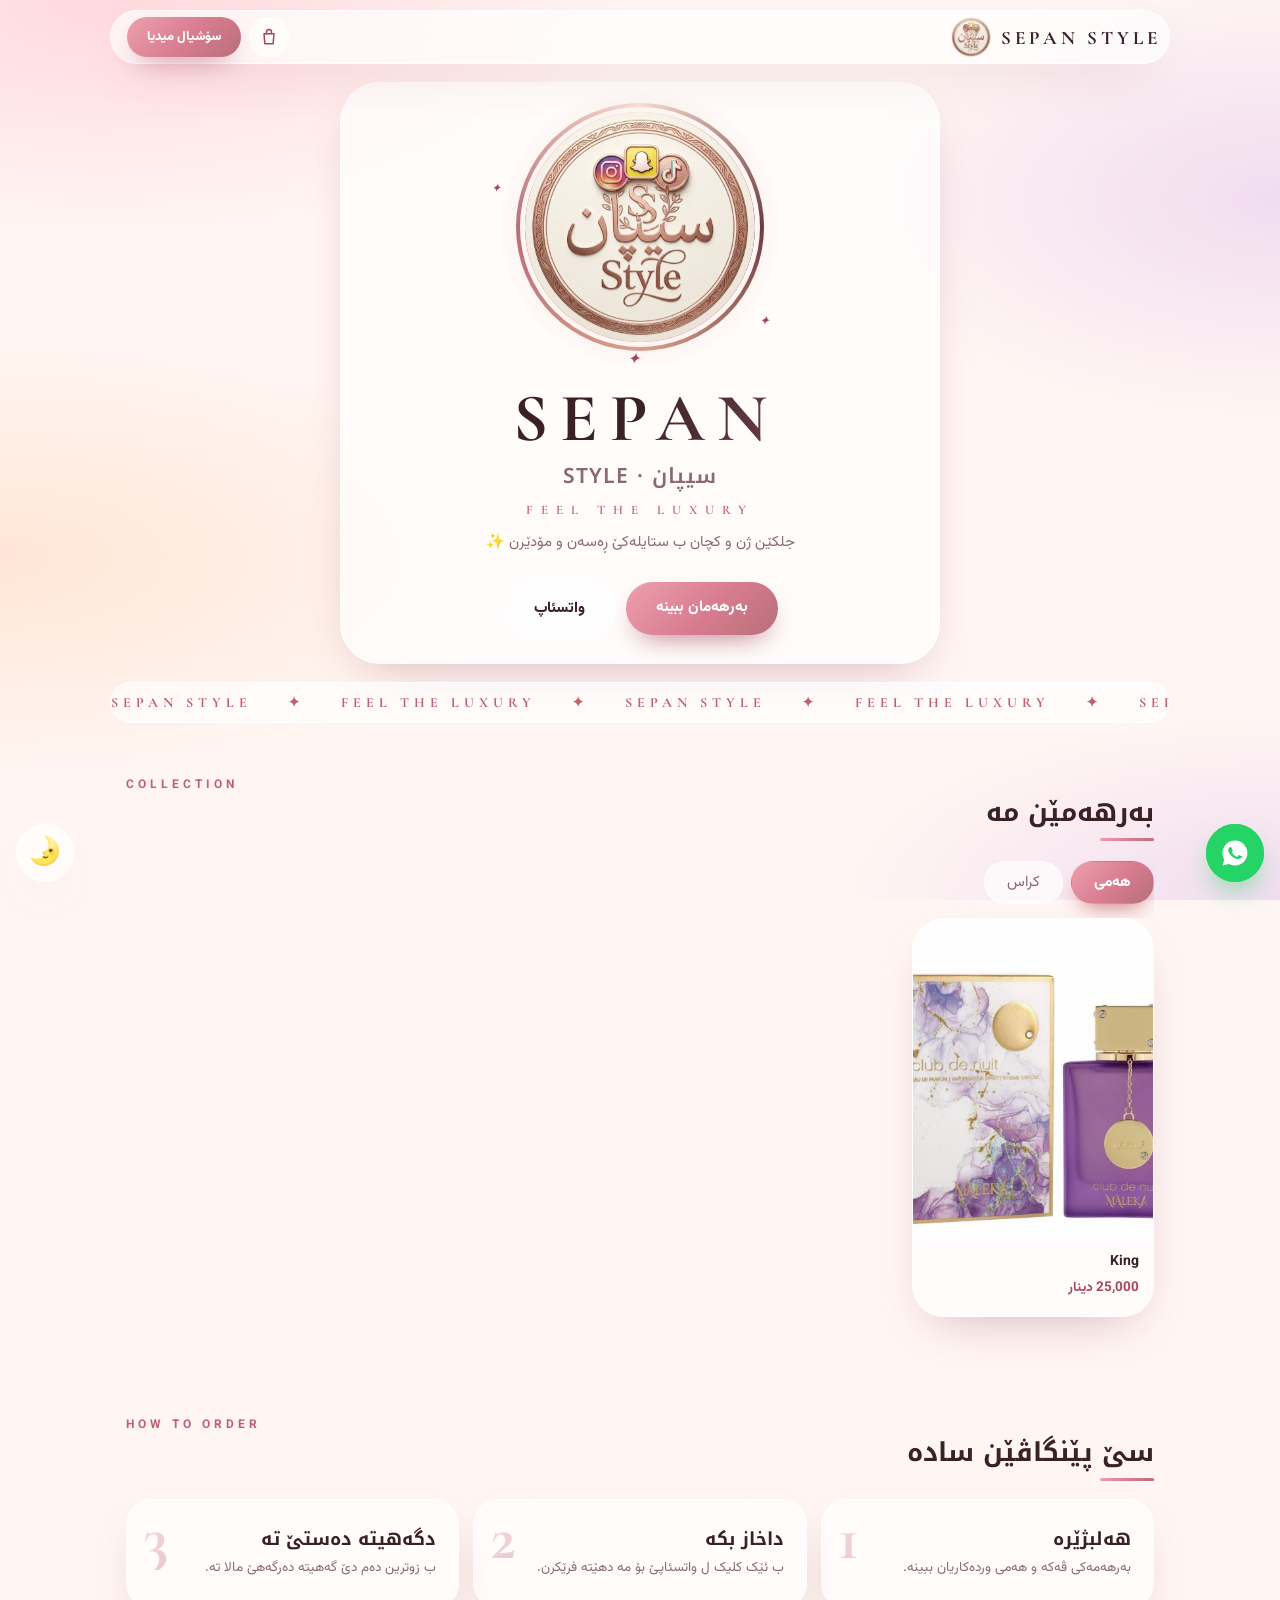
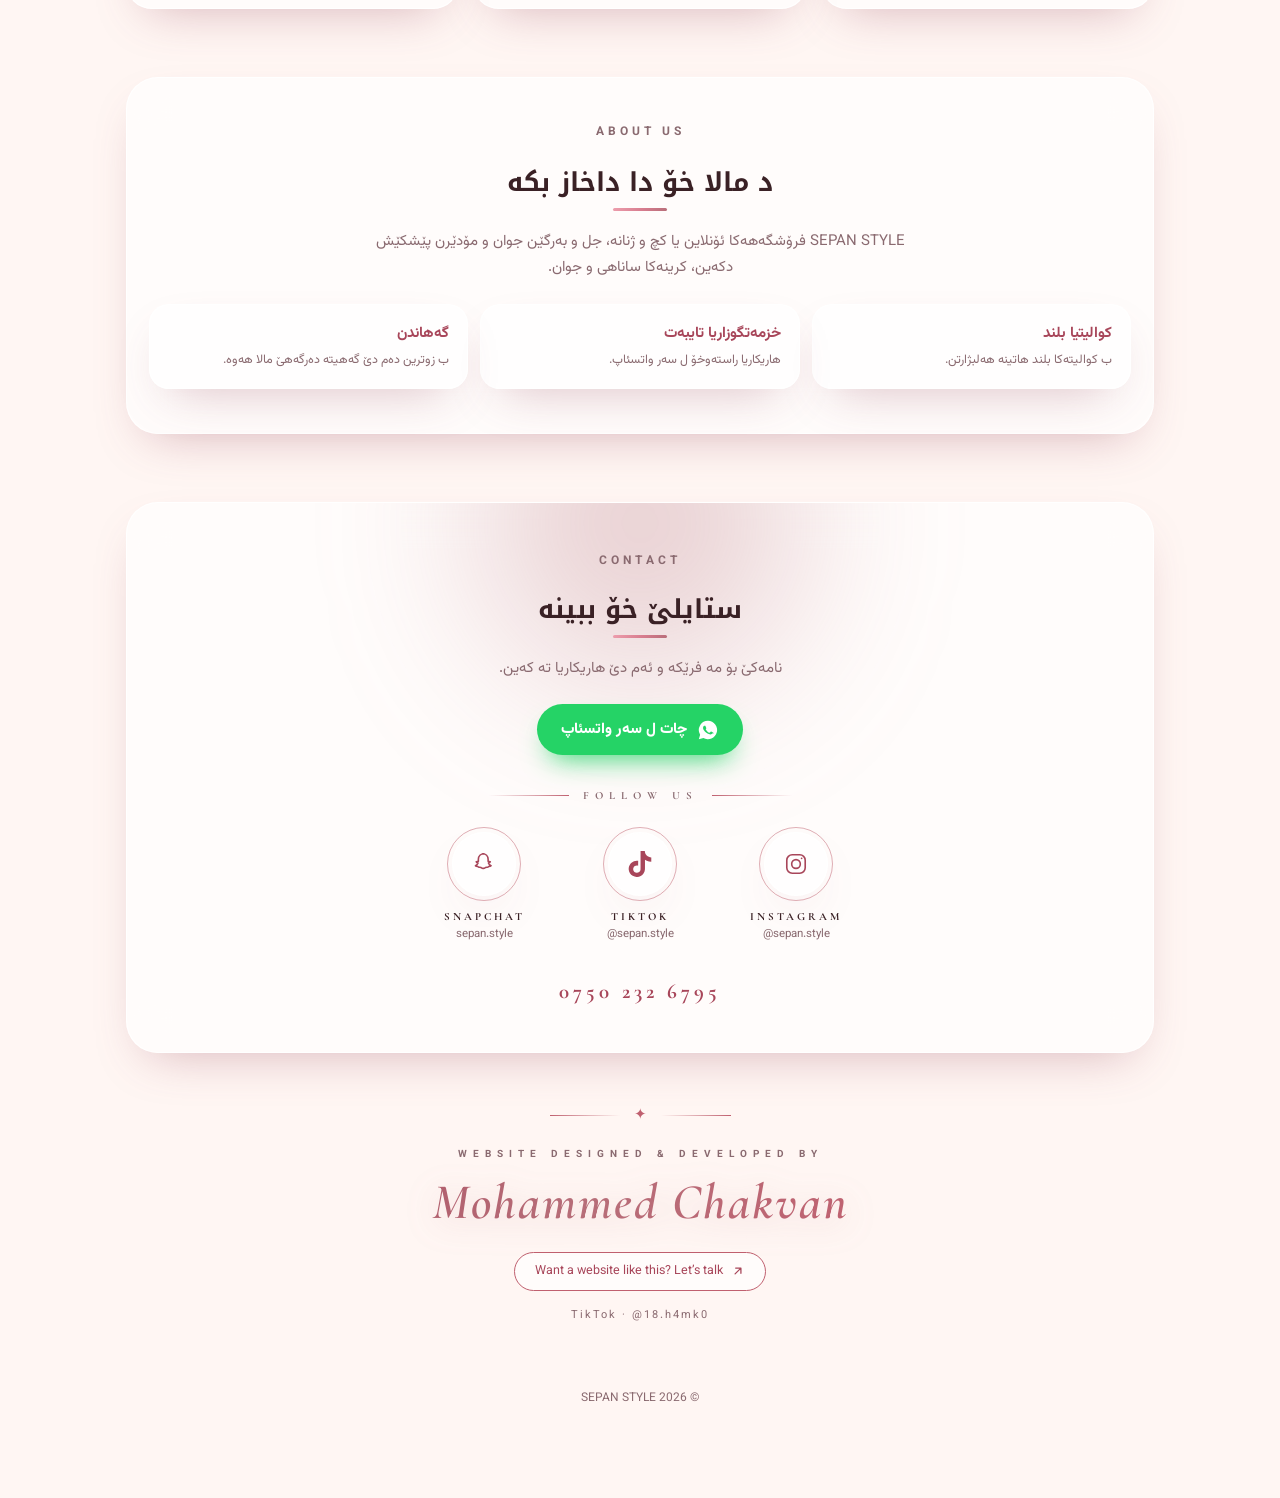
<file: index.html>
<!DOCTYPE html>
<html lang="ku" dir="rtl"><head><meta charset="UTF-8">
<meta name="viewport" content="width=device-width,initial-scale=1,viewport-fit=cover">
<title>SEPAN STYLE | سیپان</title>
<meta name="description" content="SEPAN STYLE – فروشگەهەکا ئۆنلاین یا کچ و ژنان، جلکێن جان و مودێرن">
<meta property="og:title" content="SEPAN STYLE | سیپان"><meta property="og:image" content="logo.png">
<meta name="theme-color" content="#FFF6F3">
<link rel="icon" href="favicon.png">
<link href="https://fonts.googleapis.com/css2?family=Great+Vibes&family=Noto+Kufi+Arabic:wght@600;800&family=Vazirmatn:wght@400;500;700&family=Cormorant+Garamond:ital,wght@0,600;0,700;1,600&display=swap" rel="stylesheet">
<script>document.documentElement.classList.add("js");try{if(localStorage.getItem("theme")==="dark")document.documentElement.classList.add("dark")}catch(e){}</script>
<link rel="stylesheet" href="style.css?v=2">
<link rel="stylesheet" href="theme.css?v=1">
</head>
<body>

<!-- ========== پاشخان ========== -->
<i class="orb o1"></i><i class="orb o2"></i>

<!-- ========== هێدەر ========== -->
<header class="gl" id="hd">
  <a class="brand" href="#"><img src="logo.png" alt=""><span>SEPAN STYLE</span></a>
  <div class="ha">
    <button class="cb" onclick="openCart()" aria-label="سەبەت">
      <svg class="i2" viewBox="0 0 24 24"><path d="M6 8h12l-1 12H7L6 8z"/><path d="M9 8V6a3 3 0 0 1 6 0v2"/></svg>
      <span class="bd" id="cc" hidden>0</span>
    </button>
    <a class="btn sm" href="#follow">سۆشیال میدیا</a>
  </div>
</header>

<!-- ========== هێرۆ ========== -->
<div class="hero">
  <div class="logo"><img src="logo.png" alt="SEPAN STYLE"><i class="sp">✦</i><i class="sp">✦</i><i class="sp">✦</i></div>
  <div class="en txt">SEPAN</div>
  <h1>سیپان · STYLE</h1>
  <span class="fl">FEEL THE LUXURY</span>
  <p>جلکێن ژن و کچان ب ستایلەکێ ڕەسەن و مۆدێرن ✨</p>
  <div class="row">
    <a class="btn" href="#shop">بەرهەمان ببینە</a>
    <a class="btn g" id="hwa" target="_blank" rel="noopener">واتسئاپ</a>
  </div>
</div>

<!-- ========== نووارا ڕۆیشتی ========== -->
<div class="mq"><div><span>SEPAN STYLE</span><span>✦</span><span>FEEL THE LUXURY</span><span>✦</span><span>SEPAN STYLE</span><span>✦</span><span>FEEL THE LUXURY</span><span>✦</span><span>SEPAN STYLE</span><span>✦</span><span>FEEL THE LUXURY</span><span>✦</span><span>SEPAN STYLE</span><span>✦</span><span>FEEL THE LUXURY</span><span>✦</span><span>SEPAN STYLE</span><span>✦</span><span>FEEL THE LUXURY</span><span>✦</span><span>SEPAN STYLE</span><span>✦</span><span>FEEL THE LUXURY</span><span>✦</span><span>SEPAN STYLE</span><span>✦</span><span>FEEL THE LUXURY</span><span>✦</span><span>SEPAN STYLE</span><span>✦</span><span>FEEL THE LUXURY</span><span>✦</span></div></div>

<!-- ========== بەرهەم ========== -->
<section id="shop">
  <p class="lbl rv">COLLECTION</p>
  <h2 class="rv">بەرهەمێن مە</h2>
  <div class="filters rv" id="filters"></div>
  <div class="grid" id="grid"></div>
</section>

<!-- ========== چاوا داخاز بکەم ========== -->
<section id="how">
  <p class="lbl rv">HOW TO ORDER</p>
  <h2 class="rv">سێ پێنگاڤێن سادە</h2>
  <div class="steps">
    <div class="stp gl rv" style="--i:0"><i>1</i><h3>هەلبژێرە</h3><p>بەرهەمەکی ڤەکە و هەمی وردەکاریان ببینە.</p></div>
    <div class="stp gl rv" style="--i:1"><i>2</i><h3>داخاز بکە</h3><p>ب ئێک کلیک ل واتسئاپێ بۆ مە دهێتە فرێکرن.</p></div>
    <div class="stp gl rv" style="--i:2"><i>3</i><h3>دگەهیتە دەستێ تە</h3><p>ب زوترین دەم دێ گەهیتە دەرگەهێ مالا تە.</p></div>
  </div>
</section>

<!-- ========== دەربارە ========== -->
<section id="about">
  <div class="about gl rv">
    <p class="lbl" style="text-align:center">ABOUT US</p>
    <h2>د مالا خۆ دا داخاز بکە</h2>
    <p>SEPAN STYLE فرۆشگەهەکا ئۆنلاین یا کچ و ژنانە، جل و بەرگێن جوان و مۆدێرن پێشکێش دکەین، کرینەکا ساناهی و جوان.</p>
    <div class="fts">
      <div class="ft"><b>کوالیتیا بلند</b><span>ب کوالیتەکا بلند هاتینە هەلبژارتن.</span></div>
      <div class="ft"><b>خزمەتگوزاریا تایبەت</b><span>هاریکاریا راستەوخۆ ل سەر واتسئاپ.</span></div>
      <div class="ft"><b>گەهاندن</b><span>ب زوترین دەم دێ گەهیتە دەرگەهێ مالا هەوە.</span></div>
    </div>
  </div>
</section>

<!-- ========== پەیوەندی + سۆشیال + گەشەپێدەر ========== -->
<section id="follow">
  <div class="ct gl rv">
    <p class="lbl" style="text-align:center">CONTACT</p>
    <h2>ستایلێ خۆ ببینە</h2>
    <p>نامەکێ بۆ مە فرێکە و ئەم دێ هاریکاریا تە کەین.</p>

    <a class="wa" id="cwa" target="_blank" rel="noopener">
      <svg viewBox="0 0 24 24" fill="#fff"><path d="M12 2a10 10 0 0 0-8.6 15.1L2 22l5-1.3A10 10 0 1 0 12 2zm4.800 13.600c-.2.600-1.200 1.100-1.700 1.200-.5.100-1 .2-3.100-.6-2.600-1.100-4.300-3.700-4.400-3.900-.1-.2-1-1.400-1-2.600s.6-1.900.9-2.100c.2-.3.500-.3.700-.3h.5c.2 0 .4 0 .6.500l.8 2c.1.2.1.400 0 .5l-.4.600c-.2.200-.3.400-.1.600.2.300.8 1.200 1.600 2 1.100.9 2 1.200 2.300 1.400.3.100.4.100.6-.1l.8-1c.2-.3.400-.2.600-.1l1.900.9c.3.100.5.200.5.400.1.100.1.600-.1 1.200z"/></svg> چات ل سەر واتسئاپ
    </a>

    <p class="fol">FOLLOW US</p>
    <div class="lux">
      <a class="lx" href="https://www.instagram.com/sepan.style" target="_blank" rel="noopener" aria-label="Instagram">
        <span class="rg"><svg viewBox="0 0 24 24"><rect x="3.5" y="3.5" width="17" height="17" rx="5"/><circle cx="12" cy="12" r="4"/><circle cx="17.2" cy="6.8" r=".8" fill="currentColor" stroke="none"/></svg></span>
        <b>INSTAGRAM</b><small>@sepan.style</small>
      </a>
      <a class="lx" href="https://www.tiktok.com/@sepan.style" target="_blank" rel="noopener" aria-label="TikTok">
        <span class="rg"><svg class="f" viewBox="0 0 24 24"><path d="M12.525.02c1.31-.02 2.61-.01 3.91-.02.08 1.53.63 3.09 1.75 4.17 1.12 1.11 2.7 1.62 4.24 1.79v4.03c-1.44-.05-2.89-.35-4.2-.97-.57-.26-1.1-.59-1.62-.93-.01 2.92.01 5.84-.02 8.75-.08 1.4-.54 2.79-1.35 3.94-1.31 1.92-3.58 3.17-5.91 3.21-1.43.08-2.86-.31-4.08-1.03-2.02-1.19-3.44-3.37-3.65-5.71-.02-.5-.03-1-.01-1.49.18-1.9 1.12-3.72 2.58-4.96 1.66-1.44 3.98-2.13 6.15-1.72.02 1.48-.04 2.96-.04 4.44-.99-.32-2.15-.23-3.02.37-.63.41-1.11 1.04-1.36 1.75-.21.51-.15 1.07-.14 1.61.24 1.64 1.82 3.02 3.5 2.87 1.12-.01 2.19-.66 2.77-1.61.19-.33.4-.67.41-1.06.1-1.79.06-3.57.07-5.36.01-4.03-.01-8.05.02-12.07z"/></svg></span>
        <b>TIKTOK</b><small>@sepan.style</small>
      </a>
      <a class="lx" href="https://www.snapchat.com/add/sepan.style" target="_blank" rel="noopener" aria-label="Snapchat">
        <span class="rg"><svg viewBox="0 0 24 24"><path d="M12 2.5c-3 0-5.2 2.2-5.2 5.200v1.800c-.5.2-1.300.4-2 .5.3.8.9 1 1.700 1.100-.3 1-1.200 1.900-2.400 2.400.5.6 1.500.7 2.300.8.200.4.500.7 1 .7.600 0 1.100-.1 1.700.2.800.5 1.200.8 2 .8h.4c.8 0 1.200-.3 2-.8.6-.3 1.100-.2 1.700-.2.500 0 .8-.3 1-.7.800-.1 1.800-.2 2.300-.8-1.200-.5-2.100-1.400-2.400-2.400.8-.1 1.400-.3 1.700-1.100-.7-.1-1.500-.3-2-.5V7.700c0-3-2.200-5.200-5.100-5.200z"/></svg></span>
        <b>SNAPCHAT</b><small>sepan.style</small>
      </a>
    </div>

    <a class="ph2" href="tel:07502326795" style="display:block;margin-top:20px;direction:ltr;color:var(--r1);font-weight:800">0750 232 6795</a>
  </div>

  <div class="dev rv">
    <div class="orn"><i></i><span>✦</span><i></i></div>
    <small>WEBSITE DESIGNED &amp; DEVELOPED BY</small>
    <span class="nm sig">Mohammed Chakvan</span>
    <a class="lt" href="https://wa.me/9647508863907" target="_blank" rel="noopener">Want a website like this? Let’s talk <svg viewBox="0 0 24 24" fill="none" stroke="currentColor" stroke-width="2.2" stroke-linecap="round" stroke-linejoin="round"><path d="M7 17L17 7M8 7h9v9"/></svg></a>
    <a class="tk" href="https://www.tiktok.com/@18.h4mk0" target="_blank" rel="noopener">TikTok · @18.h4mk0</a>
  </div>
</section>

<!-- ========== واژۆ ========== -->
<footer>© 2026 SEPAN STYLE</footer>

<!-- ========== دوگمێن ل سەر شاشێ (واتسئاپ + تیم) ========== -->
<a class="fab" id="fab" target="_blank" rel="noopener" aria-label="WhatsApp"><svg viewBox="0 0 24 24" fill="#fff"><path d="M12 2a10 10 0 0 0-8.6 15.1L2 22l5-1.3A10 10 0 1 0 12 2zm4.800 13.600c-.2.600-1.200 1.100-1.700 1.200-.5.100-1 .2-3.100-.6-2.600-1.100-4.300-3.700-4.400-3.900-.1-.2-1-1.400-1-2.600s.6-1.900.9-2.100c.2-.3.500-.3.700-.3h.5c.2 0 .4 0 .6.500l.8 2c.1.2.1.400 0 .5l-.4.600c-.2.200-.3.400-.1.600.2.300.8 1.200 1.600 2 1.100.9 2 1.200 2.300 1.400.3.100.4.100.6-.1l.8-1c.2-.3.400-.2.600-.1l1.900.9c.3.100.5.200.5.400.1.100.1.600-.1 1.200z"/></svg></a>
<button class="tbtn" id="themeBtn" onclick="toggleTheme()" aria-label="Theme">🌛</button>

<!-- ========== مۆدالا بەرهەمی ========== -->
<div class="modal" id="m" hidden onclick="if(event.target===this)closeM()">
  <div class="sheet">
    <button class="x" onclick="closeM()">✕</button>
    <div class="ph" id="mi"></div>
    <div class="th" id="mt"></div>
    <div class="sb">
      <h3 id="mn"></h3>
      <div class="pr" id="mp"></div>
      <div id="msw" hidden>
        <p style="margin-top:14px;font-weight:700">سایز هەلبژێرە:</p>
        <div class="sz" id="ms"></div>
      </div>
      <label class="zb"><span>تو ل کیڤە دژی؟</span><select class="zs" id="mz"></select></label>
      <input class="zx" id="mx" hidden placeholder="جهێ خۆ بنڤیسە (باژێر / گوند / گەڕەک)">
      <p class="dv" id="md" hidden></p>
      <div class="acts">
        <button class="btn" id="ma" onclick="addCur()">بۆ سەبەتێ زێدە بکە</button>
        <a class="btn g" id="mo" target="_blank" rel="noopener">داخازێ ل واتسئاپێ بکە</a>
      </div>
    </div>
  </div>
</div>

<!-- ========== مۆدالا سەبەتێ ========== -->
<div class="modal" id="cm" hidden onclick="if(event.target===this)closeCart()">
  <div class="sheet cs">
    <button class="x" onclick="closeCart()">✕</button>
    <div class="sb">
      <h3>سەبەتا من</h3>
      <div class="cl" id="ci"></div>
      <div class="cf" id="cf" hidden>
        <label class="zb"><span>تو ل کیڤە دژی؟</span><select class="zs" id="cz"></select></label>
        <input class="zx" id="cx" hidden placeholder="جهێ خۆ بنڤیسە (باژێر / گوند / گەڕەک)">
        <div class="sum">
          <div><span>کوژمێ بەرهەمان</span><b id="sumS"></b></div>
          <div><span>گەهاندن</span><b id="sumD"></b></div>
          <div class="tot"><span>کوژمێ گشتی</span><b id="sumT"></b></div>
        </div>
        <div class="acts">
          <a class="btn" id="co" target="_blank" rel="noopener">داخازێ ب واتسئاپێ فرێکە</a>
          <button class="btn g" onclick="clearCart()">سەبەتێ ڤالا بکە</button>
        </div>
      </div>
    </div>
  </div>
</div>

<!-- ========== سکریپت ========== -->
<script src="config.js"></script>
<script src="app.js?v=2"></script>
</body>
</html>
</file>
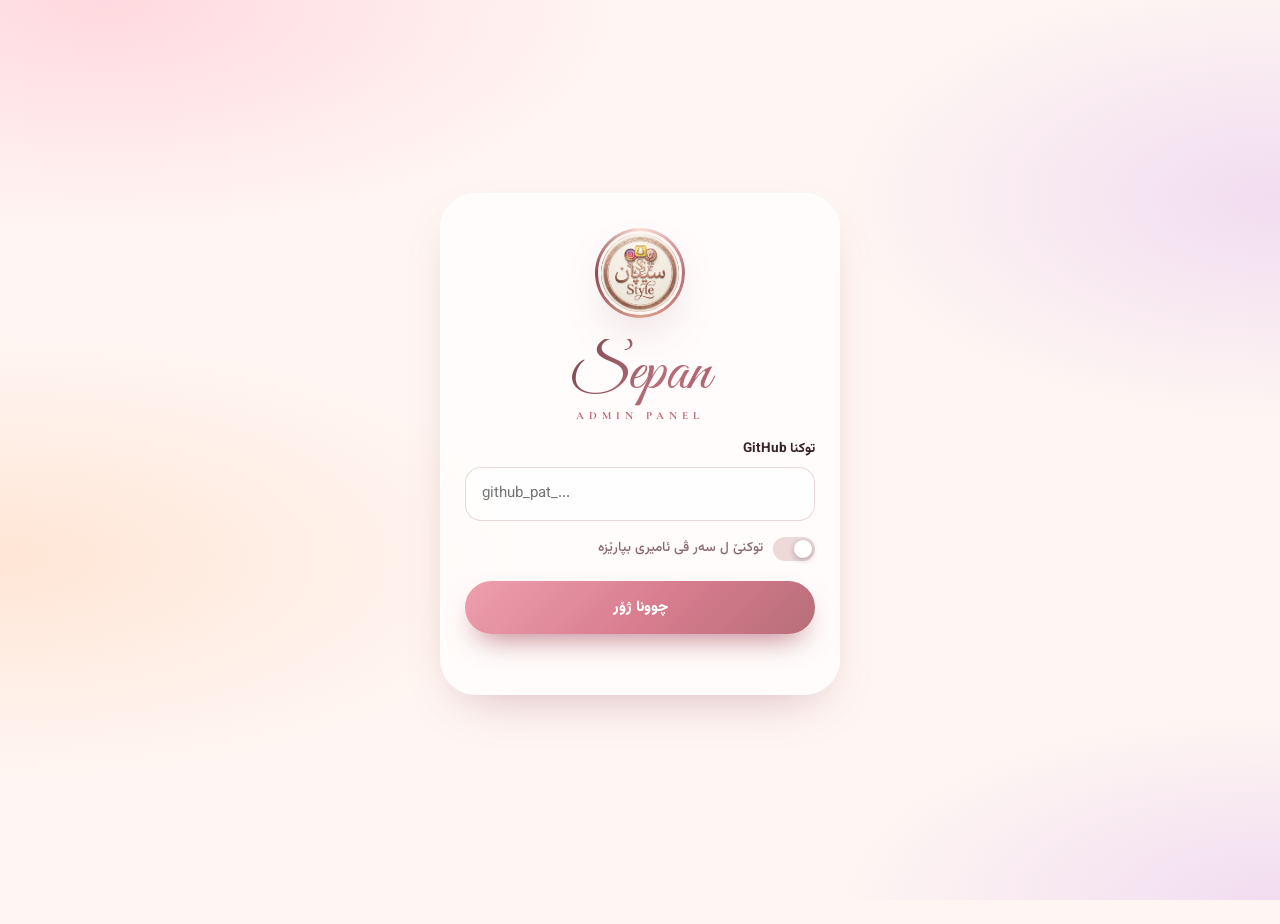
<file: admin.html>
<!DOCTYPE html>
<html lang="ku" dir="rtl"><head><meta charset="UTF-8"><meta name="robots" content="noindex,nofollow"><meta name="viewport" content="width=device-width,initial-scale=1,viewport-fit=cover">
<title>پانێلا ئەدمین | SEPAN STYLE</title><link rel="icon" href="favicon.png">
<script>try{if(localStorage.getItem("theme")==="dark")document.documentElement.classList.add("dark")}catch(e){}</script>
<link href="https://fonts.googleapis.com/css2?family=Great+Vibes&family=Noto+Kufi+Arabic:wght@600;800&family=Vazirmatn:wght@400;500;700&family=Cormorant+Garamond:wght@600;700&display=swap" rel="stylesheet">
<link rel="stylesheet" href="theme.css?v=1">
<style>
*{box-sizing:border-box;margin:0;padding:0;-webkit-tap-highlight-color:transparent}[hidden]{display:none!important}
body{font:15px/1.7 Vazirmatn,sans-serif;color:var(--ink);padding:14px 14px calc(50px + env(safe-area-inset-bottom,0px));min-height:100vh}
button{font:inherit;border:0;background:none;color:inherit;cursor:pointer}
.w{max-width:560px;margin:0 auto}
.cap{display:block;font:700 11px 'Cormorant Garamond',serif;letter-spacing:5px;color:var(--r2);direction:ltr}
.script{display:block;font:400 64px/1.1 'Great Vibes',cursive;direction:ltr;background:linear-gradient(110deg,var(--ink),var(--r3) 55%,var(--r1));-webkit-background-clip:text;background-clip:text;color:transparent}
.ring{display:inline-block;padding:3px;border-radius:50%;background:conic-gradient(#F9DFD3,#B76E79,#D9A08C,#8d4a55,#F9DFD3);box-shadow:var(--sh)}.ring img{display:block;width:84px;height:84px;border-radius:50%;border:3px solid var(--bg)}
label{display:block;font-weight:700;font-size:13.5px;margin:16px 0 6px}
input:not([type=checkbox]),select{width:100%;padding:13px 16px;border-radius:16px;border:1.5px solid rgba(183,110,121,.28);background:var(--glass);color:var(--ink);font:inherit;transition:.2s}
input:focus,select:focus{outline:0;border-color:var(--r3);box-shadow:0 0 0 4px rgba(183,110,121,.18)}
.go{position:relative;overflow:hidden;display:block;width:100%;margin-top:20px;padding:14px;border-radius:99px;background:var(--g);color:var(--on);font-weight:800;box-shadow:0 14px 30px -12px var(--r3);transition:transform .2s}
.go::after{content:"";position:absolute;top:0;bottom:0;width:60px;left:-100px;background:linear-gradient(100deg,transparent,rgba(255,255,255,.6),transparent);transform:skewX(-20deg);animation:sh 4s infinite}@keyframes sh{40%,100%{left:130%}}
.go:active{transform:scale(.97)}.go:disabled{opacity:.6}
.ghost{padding:7px 16px;border-radius:99px;background:var(--glass);border:1px solid var(--edge);font-size:13px;font-weight:700;color:var(--ink)}
.msg{min-height:24px;margin-top:10px;text-align:center;color:var(--r3);font-weight:700;font-size:13.5px}
.lg{min-height:calc(100vh - 40px);display:grid;place-items:center}
.lg-card{width:100%;max-width:400px;text-align:center;padding:34px 24px 26px;border-radius:36px;background:var(--glass);border:1px solid var(--edge);box-shadow:var(--sh)}
.lg-card label{text-align:start}.lg-card .script{margin-top:12px}.lg-card .cap{margin-bottom:6px}
.sw{display:flex!important;align-items:center;gap:10px;font-weight:500!important;color:var(--mute);cursor:pointer}.sw input{display:none}
.sw i{flex:none;width:42px;height:24px;border-radius:99px;background:rgba(183,110,121,.25);position:relative;transition:.25s}
.sw i::after{content:"";position:absolute;top:3px;inset-inline-start:3px;width:18px;height:18px;border-radius:50%;background:#fff;box-shadow:0 2px 6px rgba(0,0,0,.25);transition:.25s}
.sw input:checked+i{background:var(--g)}.sw input:checked+i::after{inset-inline-start:21px}
.bar{position:sticky;top:calc(8px + env(safe-area-inset-top,0px));z-index:20;display:flex;justify-content:space-between;align-items:center;gap:8px;padding:7px 8px 7px 14px;border-radius:99px;background:var(--glass);backdrop-filter:blur(18px);-webkit-backdrop-filter:blur(18px);border:1px solid var(--edge);box-shadow:var(--sh);margin-bottom:16px}
.bb{display:flex;align-items:center;gap:10px;direction:ltr}.bb img{width:38px;height:38px;border-radius:50%}.bb b{display:block;font:700 16px 'Cormorant Garamond',serif;letter-spacing:3px;line-height:1.1}.bb .cap{font-size:9px;letter-spacing:4px}
.bar-r{display:flex;gap:6px}
.stats{display:grid;grid-template-columns:repeat(3,1fr);gap:10px;margin-bottom:16px}
.st{text-align:center;padding:14px 6px;border-radius:24px;background:var(--glass);border:1px solid var(--edge);box-shadow:var(--sh)}
.st b{display:block;font:700 28px/1.1 'Cormorant Garamond',serif;color:var(--r1)}.st span{font-size:12px;color:var(--mute);font-weight:700}
.panel{position:relative;padding:24px 18px 20px;margin-bottom:16px;border-radius:32px;background:var(--glass);border:1px solid var(--edge);box-shadow:var(--sh)}
.panel::before{content:"";position:absolute;top:0;inset-inline:34px;height:2px;border-radius:2px;background:var(--g)}
.panel h2{font:800 19px 'Noto Kufi Arabic',sans-serif;margin-bottom:2px}
.chips{display:flex;flex-wrap:wrap;gap:8px}.chip{margin:0!important;cursor:pointer}.chip input{display:none}
.chip span{display:block;min-width:46px;text-align:center;padding:8px 14px;border-radius:99px;border:1.5px solid rgba(183,110,121,.3);font-weight:700;font-size:13px;color:var(--mute);transition:.2s}
.chip input:checked+span{background:var(--g);color:var(--on);border-color:transparent;box-shadow:0 8px 18px -8px var(--r3)}
.drop{display:flex!important;flex-direction:column;align-items:center;gap:2px;padding:20px;border-radius:22px;border:1.5px dashed rgba(183,110,121,.5);background:rgba(183,110,121,.06);text-align:center;color:var(--mute);cursor:pointer;font-weight:500!important}
.drop b{color:var(--r1);font-size:15px}.drop input{display:none}
.pv{display:flex;gap:8px;overflow-x:auto;margin-top:10px}.pv img{flex:none;width:60px;height:74px;object-fit:cover;border-radius:14px;box-shadow:var(--sh)}
.it{display:flex;align-items:center;gap:12px;padding:12px 0;border-top:1px solid rgba(183,110,121,.18)}.it:first-child{border-top:0}
.th{flex:none;width:62px;height:78px;border-radius:18px;overflow:hidden;background:linear-gradient(135deg,var(--a1),var(--a2));display:grid;place-items:center;font-size:26px;box-shadow:var(--sh)}.th img{width:100%;height:100%;object-fit:cover}
.in{flex:1;min-width:0}.in b{display:block;font-size:15px;white-space:nowrap;overflow:hidden;text-overflow:ellipsis}
.pr{font:700 15px 'Cormorant Garamond',serif;color:var(--r1);letter-spacing:.5px}.pr small{font:500 12px Vazirmatn;color:var(--mute)}
.ch{display:flex;flex-wrap:wrap;gap:4px;margin-top:3px}.ch i,.ch em{font-style:normal;font-size:11px;font-weight:700;padding:0 9px;border-radius:99px;background:rgba(183,110,121,.14);color:var(--r1)}.ch em{background:var(--g);color:var(--on)}.ch em.x{background:#3A2125;color:#fff}
.it.so .th img{filter:grayscale(.7);opacity:.6}
.ac{display:flex;flex-direction:column;gap:6px}.ac button{width:36px;height:36px;border-radius:50%;display:grid;place-items:center;background:var(--glass);border:1px solid var(--edge);color:var(--r1);transition:.2s}
.ac button:active{transform:scale(.88)}.ac button.d{color:#c0392b}
.i{width:18px;height:18px;fill:none;stroke:currentColor;stroke-width:1.8;stroke-linecap:round;stroke-linejoin:round}
.none{text-align:center;color:var(--mute);padding:26px 0}
.out{display:block;margin:6px auto 0}
</style></head><body><div class="w">
<div id="login" class="lg"><div class="lg-card">
<span class="ring"><img src="logo.png" alt=""></span>
<span class="script">Sepan</span><span class="cap">ADMIN PANEL</span>
<label>توکنا GitHub</label><input id="tk" type="password" dir="ltr" placeholder="github_pat_..." autocomplete="off">
<label class="sw"><input type="checkbox" id="rm"><i></i><span>توکنێ ل سەر ڤی ئامیری بپارێزە</span></label>
<button class="go" onclick="signIn()">چوونا ژۆر</button><p id="lm" class="msg"></p></div></div>
<div id="app" hidden>
<div class="bar"><div class="bb"><img src="logo.png" alt=""><div><b>SEPAN STYLE</b><span class="cap">ADMIN PANEL</span></div></div><div class="bar-r"><a class="ghost" href="index.html" target="_blank">وێبسایت</a><button class="ghost" onclick="signOut()">دەرکەفتن</button></div></div>
<div class="stats" id="stats"></div>
<section class="panel"><span class="cap" style="text-align:start">NEW PRODUCT</span><h2>بەرهەمەکێ نوی</h2>
<label>ناڤ</label><input id="n">
<label>نرخ (دینار، ئەگەر نزانی ڤالا بهێڵە)</label><input id="p" inputmode="numeric">
<label>جۆر</label><select id="cat"><option>کراس </option><option>بلوز</option><option>پەنتەرون </option><option>عەبا</option><option>سێت</option><option>تر</option></select>
<label>سایز</label><div class="chips" id="sz"></div>
<label>وێنە</label><label class="drop"><b>＋ وێنەی هەلبژێرە</b><span>دکارێ چەندان وێنەیان هەلبژێری</span><input id="f" type="file" accept="image/*" multiple></label><div class="pv" id="pv"></div>
<label class="sw"><input type="checkbox" id="nw"><i></i><span>نیشانکرن ب "نوی"</span></label>
<button class="go" id="ab" onclick="add()">زێدەکرن</button><p id="msg" class="msg"></p></section>
<section class="panel"><span class="cap" style="text-align:start">COLLECTION</span><h2>بەرهەمێن هەین</h2><div id="list"></div></section>
</div></div>
<script src="config.js"></script>
<script>
const $=id=>document.getElementById(id),say=t=>$('msg').textContent=t,esc=s=>String(s??'').replace(/[&<>"']/g,c=>({'&':'&amp;','<':'&lt;','>':'&gt;','"':'&quot;',"'":'&#39;'}[c]));
const G={o:CFG.GH_OWNER,r:CFG.GH_REPO,b:CFG.GH_BRANCH||''};let TK='',L=[];
try{TK=localStorage.getItem('tk')||''}catch(e){}
if(!G.o||!G.r)$('lm').textContent='⚠️ ناڤێ GitHub و repository ل config.js پڕ بکە';
const num=s=>+String(s).replace(/[٠-٩]/g,d=>'٠١٢٣٤٥٦٧٨٩'.indexOf(d)).replace(/[^\d]/g,'')||null;
const api=(p,o={})=>fetch(`https://api.github.com/repos/${G.o}/${G.r}/contents/${p}`,{...o,headers:{Authorization:'Bearer '+TK,Accept:'application/vnd.github+json'}});
const bd=o=>JSON.stringify(G.b?{...o,branch:G.b}:o);
const enc=s=>{let b='';new TextEncoder().encode(s).forEach(c=>b+=String.fromCharCode(c));return btoa(b)};
const dec=b=>new TextDecoder().decode(Uint8Array.from(atob(b.replace(/\s/g,'')),c=>c.charCodeAt(0)));
$('sz').innerHTML=['S','M','L','XL','XXL','Free size'].map(s=>`<label class="chip"><input type="checkbox" value="${s}"><span>${s}</span></label>`).join('');
$('f').onchange=()=>{$('pv').innerHTML=[...$('f').files].map(f=>`<img src="${URL.createObjectURL(f)}" alt="">`).join('')};
async function get(){const r=await api('products.json'+(G.b?'?ref='+encodeURIComponent(G.b):''));
 if(r.ok){const j=await r.json();return{data:JSON.parse(dec(j.content)),sha:j.sha}}
 let m='';try{m=(await r.json()).message||''}catch(e){}
 if(r.status===401)throw new Error('توکن خەلەتە یان بوویە کۆن');
 if(r.status===404){
  const rr=await fetch(`https://api.github.com/repos/${G.o}/${G.r}`,{headers:{Authorization:'Bearer '+TK,Accept:'application/vnd.github+json'}});
  if(!rr.ok)throw new Error('repository نەهاتە دیتن. GH_OWNER و GH_REPO ل config.js ڕاست بکە، و ببینە توکن مافێ ڤی repositoryی هەیە');
  if(/ref|branch|commit/i.test(m))throw new Error('branch نەهاتە دیتن. GH_BRANCH ل config.js بگۆڕە (main یان master) یان ڤالا بهێلە');
  return{data:[]}}
 throw new Error('GitHub '+r.status+(m?': '+m:''))}
async function mutate(fn,msg){const {data,sha}=await get(),nd=fn(data);
 const r=await api('products.json',{method:'PUT',body:bd({message:msg,content:enc(JSON.stringify(nd,null,1)),sha})});
 if(!r.ok)throw new Error((await r.json()).message||r.status);return nd}
function shrink(file){return new Promise(r=>{const i=new Image();i.onload=()=>{const k=Math.min(1,900/i.width),c=document.createElement('canvas');c.width=Math.round(i.width*k);c.height=Math.round(i.height*k);c.getContext('2d').drawImage(i,0,0,c.width,c.height);c.toBlob(r,'image/jpeg',.82)};i.src=URL.createObjectURL(file)})}
async function upImg(f){const b=await shrink(f),data=await new Promise(r=>{const x=new FileReader();x.onload=()=>r(x.result.split(',')[1]);x.readAsDataURL(b)}),path='images/'+Date.now()+Math.random().toString(36).slice(2,6)+'.jpg';
 const r=await api(path,{method:'PUT',body:bd({message:'add image',content:data})});
 if(!r.ok)throw new Error((await r.json()).message||r.status);return path}
async function show(){if(!TK){$('login').hidden=false;$('app').hidden=true;return}
 try{L=(await get()).data;$('lm').textContent='';$('login').hidden=true;$('app').hidden=false;draw()}catch(e){$('lm').textContent=e.message;$('login').hidden=false;$('app').hidden=true}}
function signIn(){TK=$('tk').value.trim();if(!TK){$('lm').textContent='توکنێ بنڤیسە';return}$('lm').textContent='دهێتە پشکنین...';try{if($('rm').checked)localStorage.setItem('tk',TK)}catch(e){}show()}
function signOut(){TK='';try{localStorage.removeItem('tk')}catch(e){}$('tk').value='';show()}
async function add(){const n=$('n').value.trim();if(!n)return alert('ناڤی بنڤیسە');
 $('ab').disabled=true;
 try{say('وێنە دهێنە بارکرن...');const im=[];for(const f of $('f').files)im.push(await upImg(f));
  say('بەرهەم دهێتە پاراستن...');
  const sizes=[...document.querySelectorAll('#sz input:checked')].map(x=>x.value),pr=num($('p').value),cat=$('cat').value,nw=$('nw').checked;
  L=await mutate(d=>[{id:Date.now(),name:n,price:pr,category:cat,sizes,images:im,is_new:nw,soldout:false},...d],'add product');
  $('n').value=$('p').value=$('f').value='';$('pv').innerHTML='';document.querySelectorAll('#sz input,#nw').forEach(x=>x.checked=false);
  say('✅ زێدە بوو! دەمەکێ کێم خوو بگرە هەتا وێبسایت نوی دبیت');draw()}
 catch(e){say('خەلەتی: '+e.message)}$('ab').disabled=false}
async function act(id,t){try{let pr;
 if(t==='d'&&!confirm('تو پشتڕاستی دڤێت ڤی بەرهەمی ژێ ببەی؟'))return;
 if(t==='p'){const v=prompt('نرخێ نوی (دینار):');if(v===null)return;pr=num(v)}
 say('دهێتە پاراستن...');
 L=await mutate(d=>t==='d'?d.filter(p=>p.id!=id):d.map(p=>p.id!=id?p:t==='s'?{...p,soldout:!p.soldout}:{...p,price:pr}),'update product');
 say('✅ هاتە پاراستن');draw()}catch(e){say('خەلەتی: '+e.message)}}
const I=d=>`<svg class="i" viewBox="0 0 24 24">${d}</svg>`,
 ic={p:I('<path d="M4 20h4L19 9l-4-4L4 16v4z"/>'),ok:I('<circle cx="12" cy="12" r="9"/><path d="M8 12l3 3 5-6"/>'),no:I('<circle cx="12" cy="12" r="9"/><path d="M6 6l12 12"/>'),d:I('<path d="M5 7h14M10 11v6M14 11v6M7 7l1 13h8l1-13M9 7V4h6v3"/>')};
function draw(){const so=L.filter(p=>p.soldout).length;
 $('stats').innerHTML=`<div class="st"><b>${L.length}</b><span>بەرهەم</span></div><div class="st"><b>${L.length-so}</b><span>ئامادە</span></div><div class="st"><b>${so}</b><span>تەمام بوو</span></div>`;
 $('list').innerHTML=L.map(p=>`<div class="it${p.soldout?' so':''}"><div class="th">${p.images?.[0]?`<img src="${esc(p.images[0])}" alt="">`:'👗'}</div><div class="in"><b>${esc(p.name)}</b><div class="pr">${p.price?p.price.toLocaleString('en')+' <small>دینار</small>':'—'}</div><div class="ch">${p.category?`<i>${esc(p.category)}</i>`:''}${(p.sizes||[]).map(s=>`<i>${esc(s)}</i>`).join('')}${p.is_new?'<em>نوی</em>':''}${p.soldout?'<em class="x">تەمام بوو</em>':''}</div></div><div class="ac"><button title="نرخ" onclick="act(${+p.id},'p')">${ic.p}</button><button title="${p.soldout?'ئامادەیە':'تەمام بوو'}" onclick="act(${+p.id},'s')">${p.soldout?ic.ok:ic.no}</button><button class="d" title="سڕین" onclick="act(${+p.id},'d')">${ic.d}</button></div></div>`).join('')||'<p class="none">هێشتا بەرهەم نینن</p>'}
show();
</script></body></html>
</file>
<file: style.css>
/* SEPAN STYLE · ستایلا سەرەکی (پشتی ڤێ theme.css دهێتە بارکرن) */

/* ================================================
   1. ڕەنگ و گوهورووکێن سەرەکی (Variables)
   ================================================ */
:root{--bg:#0F0A0B;--ink:#FAF1EC;--mute:#B4A29E;--r1:#F9DFD3;--r2:#D9A08C;--r3:#B76E79;--g:linear-gradient(135deg,#F9DFD3,#D9A08C 50%,#B76E79);--glass:rgba(255,255,255,.05);--edge:rgba(255,255,255,.1)}

/* ================================================
   2. بنەرەت (Reset & Typography)
   ================================================ */
*{box-sizing:border-box;margin:0;padding:0;-webkit-tap-highlight-color:transparent}
html{scroll-behavior:smooth;scroll-padding-top:90px}
body{color:var(--ink);font:15px/1.7 Vazirmatn,sans-serif;background:var(--bg);overflow-x:hidden}
h1,h2,h3{font-family:'Noto Kufi Arabic',sans-serif;line-height:1.3}
a{color:inherit;text-decoration:none}button{font:inherit;border:0;background:none;cursor:pointer;color:inherit}

/* ================================================
   3. ئۆربێن پاشخان (Background orbs)
   ================================================ */
.orb{position:fixed;border-radius:50%;filter:blur(90px);z-index:-1;pointer-events:none;animation:fl 14s ease-in-out infinite alternate}
.o1{width:380px;height:380px;background:rgba(183,110,121,.35);top:-120px;inset-inline-end:-80px}
.o2{width:320px;height:320px;background:rgba(217,160,140,.22);bottom:5%;inset-inline-start:-100px;animation-delay:-6s}
@keyframes fl{to{transform:translate(40px,60px) scale(1.2)}}

/* ================================================
   4. شووشە (Glass)
   ================================================ */
.gl{background:var(--glass);backdrop-filter:blur(22px);-webkit-backdrop-filter:blur(22px);border:1px solid var(--edge)}

/* ================================================
   5. هێدەر (Header)
   ================================================ */
header{position:sticky;top:calc(10px + env(safe-area-inset-top,0px));z-index:30;width:calc(100% - 20px);max-width:1060px;margin:10px auto 0;display:flex;justify-content:space-between;align-items:center;padding:6px 8px 6px 16px;border-radius:99px;background:rgba(15,10,11,.65);transition:box-shadow .3s,background .3s;animation:dn .8s both}
header.sc2{box-shadow:0 14px 40px -14px #000;background:rgba(15,10,11,.88)}
@keyframes dn{from{opacity:0;transform:translateY(-20px)}}
.brand{display:flex;align-items:center;gap:10px;font:700 19px 'Cormorant Garamond',serif;letter-spacing:4px;direction:ltr}
.brand img{width:40px;height:40px;border-radius:50%}

/* ================================================
   6. دوگمە (Buttons)
   ================================================ */
.btn{position:relative;overflow:hidden;display:inline-block;padding:13px 30px;border-radius:99px;background:var(--g);color:#24100f;font-weight:800;text-align:center;box-shadow:0 14px 30px -12px rgba(217,160,140,.85);transition:transform .25s,box-shadow .25s}
.btn::after{content:"";position:absolute;top:0;bottom:0;width:60px;left:-100px;background:linear-gradient(100deg,transparent,rgba(255,255,255,.65),transparent);transform:skewX(-20deg);animation:sh 4s infinite}
@keyframes sh{40%,100%{left:130%}}
.btn:hover{transform:translateY(-3px)}.btn:active{transform:scale(.97)}.btn.sm{padding:9px 20px;font-size:13px}
.btn.g{background:var(--glass);color:var(--ink);border:1px solid var(--edge);box-shadow:none}.btn.g::after{display:none}

/* ================================================
   7. هێرۆ و لۆگۆ (Hero)
   ================================================ */
.hero{text-align:center;padding:44px 20px 24px;max-width:640px;margin:0 auto}
.hero>*{animation:up .9s cubic-bezier(.2,.8,.2,1) both}
.hero>:nth-child(2){animation-delay:.15s}.hero>:nth-child(3){animation-delay:.28s}.hero>:nth-child(4){animation-delay:.4s}.hero>:nth-child(5){animation-delay:.52s}
@keyframes up{from{opacity:0;transform:translateY(30px)}}
.logo{position:relative;width:min(60vw,240px);margin:0 auto 28px;animation-name:up,bob;animation-duration:.9s,6s;animation-delay:0s,1s;animation-iteration-count:1,infinite;animation-timing-function:ease,ease-in-out;animation-direction:normal,alternate}
@keyframes bob{to{transform:translateY(-10px)}}
.logo::before{content:"";position:absolute;inset:-4px;border-radius:50%;background:conic-gradient(#F9DFD3,#6b3a40,#D9A08C,#B76E79,#F9DFD3);animation:spin 8s linear infinite}
.logo::after{content:"";position:absolute;inset:-36px;border-radius:50%;background:radial-gradient(circle,rgba(217,160,140,.5),transparent 65%);z-index:-1;animation:pulse 3.5s ease-in-out infinite}
@keyframes spin{to{transform:rotate(360deg)}}@keyframes pulse{50%{transform:scale(1.12);opacity:.7}}
.logo img{position:relative;width:100%;border-radius:50%;display:block;border:5px solid var(--bg)}
.sp{position:absolute;color:var(--r1);font-size:16px;animation:tw 2.8s ease-in-out infinite}
.sp:nth-child(1){top:4%;inset-inline-start:-8%}.sp:nth-child(2){top:30%;inset-inline-end:-12%;animation-delay:.9s;font-size:12px}.sp:nth-child(3){bottom:6%;inset-inline-start:-4%;animation-delay:1.7s;font-size:13px}
@keyframes tw{0%,100%{opacity:0;transform:scale(.4) rotate(0)}50%{opacity:1;transform:scale(1.2) rotate(90deg)}}
.txt{background:linear-gradient(110deg,#F9DFD3 20%,#fff 40%,#D9A08C 60%,#B76E79 80%);background-size:250% 100%;-webkit-background-clip:text;background-clip:text;color:transparent;animation:ms 6s linear infinite}
@keyframes ms{to{background-position:-250% 0}}
.hero .en{font:700 clamp(42px,13vw,68px)/1 'Cormorant Garamond',serif;letter-spacing:12px;padding-inline-start:12px;direction:ltr}
.hero h1{font-size:21px;font-weight:600;letter-spacing:1px;color:var(--mute);margin:10px 0 12px}
.hero p{color:var(--mute);margin-bottom:26px}.row{display:flex;gap:10px;justify-content:center;flex-wrap:wrap}

/* ================================================
   8. نووارا ڕۆیشتی (Marquee)
   ================================================ */
.mq{overflow:hidden;margin:22px 0;border-block:1px solid var(--edge);padding:11px 0;direction:ltr}
.mq div{display:flex;gap:36px;width:max-content;animation:mq 26s linear infinite;font:700 14px 'Cormorant Garamond',serif;letter-spacing:5px;color:var(--r2)}
@keyframes mq{to{transform:translateX(-50%)}}

/* ================================================
   9. سەردێڕ و ئەنیمەیشنا دیارکرنێ (Sections & Reveal)
   ================================================ */
section{max-width:1060px;margin:0 auto;padding:34px 16px}
.lbl{color:var(--r2);font-weight:700;font-size:12px;letter-spacing:4px;direction:ltr;text-align:start}
h2{font-size:26px;margin-bottom:18px}
h2::after{content:"";display:block;width:54px;height:3px;border-radius:9px;background:var(--g);margin-top:8px}
.js .rv{opacity:0;transform:translateY(32px);transition:opacity .8s cubic-bezier(.2,.8,.2,1),transform .8s cubic-bezier(.2,.8,.2,1);transition-delay:calc(var(--i,0)*70ms)}.js .rv.in{opacity:1;transform:none}

/* ================================================
   10. فلتەر و بەرهەم (Filters & Product grid)
   ================================================ */
.filters{display:flex;gap:8px;overflow-x:auto;padding:2px 0 14px;scrollbar-width:none}
.filters button{white-space:nowrap;padding:8px 22px;border-radius:99px;background:var(--glass);border:1px solid var(--edge);color:var(--mute);transition:.25s}
.filters button.on{background:var(--g);color:#24100f;font-weight:800;border-color:transparent;box-shadow:0 10px 22px -10px var(--r2)}
.grid{display:grid;grid-template-columns:repeat(2,1fr);gap:12px}
@media(min-width:760px){.grid{grid-template-columns:repeat(4,1fr);gap:20px}}
.card{background:var(--glass);border:1px solid var(--edge);border-radius:24px;overflow:hidden;text-align:start;position:relative;transition:transform .35s cubic-bezier(.2,.8,.2,1),border-color .3s,box-shadow .3s}
.card:hover{transform:translateY(-8px);border-color:rgba(217,160,140,.55);box-shadow:0 30px 50px -26px rgba(183,110,121,.7)}
.ph{aspect-ratio:3/4;background:linear-gradient(160deg,#2c1f20,#171011);display:grid;place-items:center;font-size:42px;overflow:hidden}
.ph img{width:100%;height:100%;object-fit:cover;transition:transform .6s}.card:hover .ph img{transform:scale(1.08)}
.card .t{padding:12px 14px 16px}.card b{display:block;font-size:14px}.pr{color:var(--r1);font-weight:700;font-size:13.5px}
.tag{position:absolute;top:10px;inset-inline-start:10px;background:var(--g);color:#24100f;font-size:11px;font-weight:800;padding:2px 12px;border-radius:99px;z-index:1}.tag.s{background:#fff;color:#111}
.empty{text-align:center;color:var(--mute);padding:40px 0;grid-column:1/-1}

/* ================================================
   11. مۆدال و لاپەڕێ بەرهەمی (Modal & Sheet)
   ================================================ */
.modal{position:fixed;inset:0;background:rgba(0,0,0,.65);backdrop-filter:blur(10px);display:flex;align-items:flex-end;justify-content:center;z-index:60;animation:fi .3s}
@keyframes fi{from{opacity:0}}.modal[hidden]{display:none}
.sheet{background:#191112;border:1px solid var(--edge);width:100%;max-width:480px;max-height:92vh;overflow:auto;border-radius:30px 30px 0 0;position:relative;padding-bottom:calc(18px + env(safe-area-inset-bottom,0px));animation:sl .45s cubic-bezier(.2,.8,.2,1)}
@keyframes sl{from{transform:translateY(80px);opacity:0}}
.sheet .ph{aspect-ratio:1/1.1;font-size:60px}.x{position:absolute;top:12px;inset-inline-end:12px;width:38px;height:38px;border-radius:50%;background:rgba(0,0,0,.6);color:#fff;z-index:2;border:1px solid var(--edge)}
.th{display:flex;gap:8px;padding:10px 16px 0;overflow-x:auto}.th img{width:56px;height:56px;object-fit:cover;border-radius:12px;opacity:.5;border:2px solid transparent;transition:.2s}.th img.on{opacity:1;border-color:var(--r2)}
.sb{padding:16px}.sb h3{font-size:21px}.sz{display:flex;gap:8px;flex-wrap:wrap;margin:10px 0 6px}
.sz button{min-width:46px;padding:8px 14px;border-radius:14px;border:1.5px solid var(--edge);font-weight:700;transition:.2s}.sz button.on{background:var(--g);color:#24100f;border-color:transparent}

/* ================================================
   12. کارتێن سۆشیال - کەڤن، نەهاتینە بکارئینان (Old social cards)
   ================================================ */
.socs{display:grid;gap:14px}@media(min-width:760px){.socs{grid-template-columns:repeat(3,1fr)}}
.sc{--x:50%;--y:50%;position:relative;display:flex;align-items:center;gap:16px;padding:22px 20px;border-radius:28px;overflow:hidden;background:linear-gradient(160deg,rgba(255,255,255,.08),rgba(255,255,255,.02));border:1px solid var(--edge);transition:transform .35s cubic-bezier(.2,.8,.2,1),border-color .3s,box-shadow .3s}
.sc::before{content:"";position:absolute;inset:0;background:radial-gradient(260px circle at var(--x) var(--y),var(--c),transparent 70%);opacity:0;transition:opacity .3s;mix-blend-mode:soft-light}
.sc::after{content:"";position:absolute;width:150px;height:150px;border-radius:50%;inset-inline-end:-50px;top:-60px;background:var(--c);opacity:.2;filter:blur(44px);transition:opacity .3s}
.sc:hover{transform:translateY(-6px);border-color:var(--c);box-shadow:0 26px 44px -24px var(--c)}.sc:hover::before{opacity:.7}.sc:hover::after{opacity:.45}
.sc.ig{--c:#E1306C}.sc.tt{--c:#25F4EE}.sc.snap{--c:#FFFC00}
.si{flex:none;width:62px;height:62px;border-radius:20px;display:grid;place-items:center;box-shadow:0 14px 26px -10px var(--c);position:relative;z-index:1;transition:transform .4s}
.sc:hover .si{transform:rotate(-8deg) scale(1.1)}.si svg{width:30px;height:30px}
.ig .si{background:linear-gradient(45deg,#F9CE34,#EE2A7B 55%,#6228D7)}.tt .si{background:#000;border:1px solid rgba(255,255,255,.2)}.tt .si svg{filter:drop-shadow(2px 2px 0 #FE2C55) drop-shadow(-2px -2px 0 #25F4EE)}.snap .si{background:#FFFC00}
.st{flex:1;display:flex;flex-direction:column;position:relative;z-index:1;min-width:0}.st b{font-size:17px}.st small{color:var(--mute);font-size:12px}
.st em{font-style:normal;color:var(--r1);font-weight:700;font-size:14px;margin-top:4px;direction:ltr;text-align:start;display:block}
.ar{position:relative;z-index:1;flex:none;width:36px;height:36px;border-radius:50%;display:grid;place-items:center;border:1px solid var(--edge);transition:.3s}
.ar svg{width:16px;height:16px}.sc:hover .ar{background:var(--c);color:#111;border-color:transparent;transform:rotate(-45deg)}

/* ================================================
   13. CTA - کەڤن، نەهاتیە بکارئینان
   ================================================ */
.cta{margin-top:18px;display:flex;flex-wrap:wrap;align-items:center;justify-content:space-between;gap:14px;padding:22px;border-radius:28px}
.cta b{font-size:17px;display:block}.cta span{color:var(--mute);font-size:13px}
.cta .ph2{font-weight:800;direction:ltr;color:var(--r1);margin-top:4px;display:block;font-size:16px}

/* ================================================
   14. واتسئاپ (WhatsApp button & FAB)
   ================================================ */
.wa{display:inline-flex;align-items:center;gap:10px;background:#25D366;color:#fff;padding:13px 24px;border-radius:99px;font-weight:800;box-shadow:0 14px 28px -12px #25D366;transition:transform .25s}.wa:hover{transform:translateY(-3px)}
.wa svg{width:22px;height:22px}
.fab{position:fixed;bottom:calc(18px + env(safe-area-inset-bottom,0px));inset-inline-start:16px;z-index:40;width:58px;height:58px;border-radius:50%;background:#25D366;display:grid;place-items:center;box-shadow:0 14px 28px -8px rgba(37,211,102,.6)}
.fab::before{content:"";position:absolute;inset:0;border-radius:50%;border:2px solid #25D366;animation:rp 2.2s infinite}
@keyframes rp{to{transform:scale(1.7);opacity:0}}.fab svg{width:30px;height:30px}

/* ================================================
   15. بەشا خودان - کەڤن، نەهاتیە بکارئینان (.own)
   ================================================ */
.own{position:relative;text-align:center;padding:48px 16px;border-radius:32px;overflow:hidden}
.own::before{content:"";position:absolute;inset:-2px;border-radius:inherit;padding:2px;background:conic-gradient(from 0deg,transparent,#D9A08C,transparent 40%,#B76E79,transparent 80%);-webkit-mask:linear-gradient(#000 0 0) content-box,linear-gradient(#000 0 0);-webkit-mask-composite:xor;mask-composite:exclude;animation:spin 7s linear infinite}
.own small{display:block;color:var(--r2);font-weight:700;letter-spacing:5px;font-size:11px;direction:ltr}
.own .nm{font:400 clamp(58px,19vw,110px)/1.1 'Great Vibes',cursive;margin:10px 0 6px;filter:drop-shadow(0 8px 24px rgba(217,160,140,.35));direction:ltr;display:block}
.own span.k{color:var(--mute);font-size:13px}
.own .ln{width:80px;height:1px;margin:14px auto 0;background:var(--g)}

/* ================================================
   16. واژۆ (Footer)
   ================================================ */
footer{text-align:center;color:var(--mute);font-size:12px;padding:20px 16px calc(90px + env(safe-area-inset-bottom,0px))}


/* ================================================
   17. هێرۆ: دووماهیک ئینان (Hero tagline)
   ================================================ */
.hero .fl{display:block;margin:2px 0 12px;font:600 13px 'Cormorant Garamond',serif;letter-spacing:8px;color:var(--r2);direction:ltr}

/* ================================================
   18. سێ پێنگاڤ (How to order)
   ================================================ */
.steps{display:grid;gap:14px}@media(min-width:760px){.steps{grid-template-columns:repeat(3,1fr)}}
.stp{position:relative;padding:28px 22px;border-radius:26px;overflow:hidden;transition:transform .35s,border-color .3s}
.stp:hover{transform:translateY(-6px);border-color:rgba(217,160,140,.5)}
.stp i{font:700 64px/1 'Cormorant Garamond',serif;font-style:normal;position:absolute;inset-inline-end:16px;top:6px;background:var(--g);-webkit-background-clip:text;background-clip:text;color:transparent;opacity:.35}
.stp h3{font-size:18px;margin-bottom:6px;position:relative}.stp p{color:var(--mute);font-size:13.5px;position:relative}

/* ================================================
   19. دەربارە (About)
   ================================================ */
.about{text-align:center;padding:44px 22px;border-radius:32px}
.about h2::after{margin-inline:auto}.about>p{color:var(--mute);max-width:560px;margin:0 auto 24px}
.fts{display:grid;gap:12px;text-align:start}@media(min-width:760px){.fts{grid-template-columns:repeat(3,1fr)}}
.ft{padding:16px 18px;border-radius:20px;background:rgba(255,255,255,.04);border:1px solid var(--edge);transition:.3s}.ft:hover{border-color:var(--r2);transform:translateY(-4px)}
.ft b{display:block;color:var(--r1);font-size:15px}.ft span{color:var(--mute);font-size:12.5px}

/* ================================================
   20. پەیوەندی (Contact)
   ================================================ */
.ct{text-align:center;padding:48px 20px;border-radius:32px;position:relative;overflow:hidden}
.ct::before{content:"";position:absolute;width:320px;height:320px;border-radius:50%;background:rgba(183,110,121,.3);filter:blur(80px);top:-140px;left:50%;transform:translateX(-50%);animation:pulse 5s infinite}
.ct>*{position:relative}.ct h2::after{margin-inline:auto}.ct>p{color:var(--mute);margin-bottom:22px}

/* ================================================
   21. پیلێن سۆشیال - کەڤن (.pills)
   ================================================ */
.pills{display:flex;flex-wrap:wrap;gap:10px;justify-content:center;margin-top:22px}
.pl{--c:#fff;display:inline-flex;align-items:center;gap:10px;padding:8px 20px 8px 8px;border-radius:99px;border:1px solid var(--edge);background:var(--glass);font-weight:700;font-size:14px;transition:transform .3s,border-color .3s,box-shadow .3s}
.pl .si{width:36px;height:36px;border-radius:50%;box-shadow:none}.pl .si svg{width:18px;height:18px}
.pl:hover{transform:translateY(-4px);border-color:var(--c);box-shadow:0 14px 28px -14px var(--c)}
.pl.ig{--c:#E1306C}.pl.tt{--c:#25F4EE}.pl.snap{--c:#FFFC00}
.ig .si{background:linear-gradient(45deg,#F9CE34,#EE2A7B 55%,#6228D7)}.tt .si{background:#000;border:1px solid rgba(255,255,255,.2)}.snap .si{background:#FFFC00}

/* ================================================
   22. ناڤێ گەشەپێدەر (Developer credit)
   ================================================ */
.dev{text-align:center;padding:30px 16px 10px}
.dev small{display:block;color:var(--r2);letter-spacing:4px;font-size:10.5px;font-weight:700;direction:ltr}
.dev .nm{font:400 clamp(34px,10vw,50px)/1.2 'Great Vibes',cursive;direction:ltr;display:block;margin:2px 0 10px}
.dev .lt{display:inline-flex;align-items:center;gap:8px;font-size:13px;color:var(--r1);border-bottom:1px solid var(--r3);padding-bottom:2px;direction:ltr;transition:gap .3s}.dev .lt:hover{gap:14px}.dev .lt svg{width:14px;height:14px}
.dev .tk{display:block;margin-top:10px;color:var(--mute);font-size:12px;direction:ltr}

/* ================================================
   23. کێمکرنا جوڵەیێ (Reduced motion)
   ================================================ */
@media(prefers-reduced-motion:reduce){*,*::before,*::after{animation:none!important;transition:none!important}.js .rv{opacity:1;transform:none}}
</file>
<file: theme.css>
/* SEPAN STYLE · تیمێ نوی: پاستێلی، شووشەیی (glass)، ڕووناک + تاری */
:root{--bg:#FFF6F3;--ink:#3A2125;--mute:#8A6A70;--r1:#A8465A;--r2:#C0606F;--r3:#B76E79;--g:linear-gradient(135deg,#EE9FAE,#D77C8E 55%,#B76E79);--glass:rgba(255,255,255,.66);--edge:rgba(255,255,255,.9);--sh:0 20px 50px -22px rgba(150,70,90,.4);--a1:#FFD9DF;--a2:#F1DCF0;--a3:#FFE6D6;--sheet:#FFF9F6;--on:#fff}
html.dark{--bg:#0F0A0B;--ink:#FAF1EC;--mute:#B4A29E;--r1:#F9DFD3;--r2:#D9A08C;--g:linear-gradient(135deg,#F9DFD3,#D9A08C 50%,#B76E79);--glass:rgba(60,34,40,.55);--edge:rgba(255,255,255,.12);--sh:0 20px 50px -20px rgba(0,0,0,.7);--a1:#4A1F2A;--a2:#2D2038;--a3:#3F2A2A;--sheet:#191112;--on:#24100f}
body{background:radial-gradient(60% 38% at 8% 0,var(--a1),transparent 70%),radial-gradient(50% 36% at 100% 22%,var(--a2),transparent 70%),radial-gradient(60% 36% at 0 62%,var(--a3),transparent 70%),radial-gradient(50% 30% at 100% 100%,var(--a2),transparent 70%),var(--bg);background-attachment:fixed;transition:background .4s,color .3s}
.orb{display:none}
header,header.sc2{background:var(--glass);box-shadow:var(--sh)}
.tbtn{position:fixed;bottom:calc(18px + env(safe-area-inset-bottom,0px));inset-inline-end:16px;z-index:40;width:58px;height:58px;border-radius:50%;background:var(--glass);border:1px solid var(--edge);box-shadow:var(--sh);font-size:27px;line-height:1;backdrop-filter:blur(12px);-webkit-backdrop-filter:blur(12px);transition:transform .25s}.tbtn:active{transform:scale(.88) rotate(25deg)}
.btn{color:var(--on);box-shadow:0 12px 28px -12px var(--r3)}.btn.g{color:var(--ink)}
.filters button.on,.sz button.on,.tag{color:var(--on)}
.hero{width:calc(100% - 20px);max-width:600px;margin:18px auto 0;padding:34px 20px 28px;border-radius:40px;background:var(--glass);border:1px solid var(--edge);box-shadow:var(--sh)}
.txt{background-image:linear-gradient(110deg,var(--ink) 20%,var(--r3) 50%,var(--r1) 80%)}
.mq{width:calc(100% - 20px);max-width:1060px;margin:18px auto;border:1px solid var(--edge);border-radius:99px;background:var(--glass);box-shadow:var(--sh)}
.card{border-radius:32px;background:var(--glass);box-shadow:var(--sh)}
.card:nth-child(even){margin-top:26px;margin-bottom:-26px}.grid{padding-bottom:30px}
.ph{background:linear-gradient(135deg,var(--a1),var(--a2))}
.sheet{background:var(--sheet)}.modal{background:rgba(58,33,37,.55)}
.sc{background:var(--glass)}.ft{background:var(--glass)}
.sc,.stp,.about,.ct,.ft,.pl{box-shadow:var(--sh)}

/* ===== سۆشیال میدیا: لوکس ===== */
.fol{display:flex;align-items:center;justify-content:center;gap:14px;margin:34px 0 24px;color:var(--r2);font:700 11px 'Cormorant Garamond',serif;letter-spacing:6px;direction:ltr}
.fol::before,.fol::after{content:"";flex:1;max-width:80px;height:1px;background:linear-gradient(90deg,transparent,var(--r2))}.fol::after{transform:scaleX(-1)}
.lux{display:grid;grid-template-columns:repeat(3,1fr);gap:8px;max-width:460px;margin:0 auto}
.lx{display:flex;flex-direction:column;align-items:center;gap:10px;padding:8px 2px;direction:ltr}
.lx .rg{position:relative;width:64px;height:64px;border-radius:50%;display:grid;place-items:center;color:var(--r1);background:var(--glass);border:1px solid var(--edge);box-shadow:var(--sh);transition:transform .35s,background .35s,color .35s}
.lx .rg::before{content:"";position:absolute;inset:-6px;border-radius:50%;border:1px solid var(--r2);opacity:.5;transition:inset .35s,opacity .35s}
.lx svg{width:26px;height:26px;fill:none;stroke:currentColor;stroke-width:1.5;stroke-linecap:round;stroke-linejoin:round}.lx svg.f{fill:currentColor;stroke:none}
.lx b{font:700 11px 'Cormorant Garamond',serif;letter-spacing:3px;margin-top:4px}
.lx small{font-size:11.5px;color:var(--mute);margin-top:-8px}
.lx:hover .rg{background:var(--g);color:var(--on);transform:translateY(-4px)}.lx:hover .rg::before{inset:-10px;opacity:1}
.ct .ph2{font:700 21px 'Cormorant Garamond',serif!important;letter-spacing:4px;margin-top:26px!important}
/* ===== واژۆ: ناڤێ گەشەپێدەر ===== */
.dev{padding:50px 16px 8px}
.orn{display:flex;align-items:center;justify-content:center;gap:14px;margin-bottom:18px;color:var(--r2)}
.orn i{width:70px;height:1px;background:linear-gradient(90deg,transparent,var(--r2))}.orn i:last-child{transform:scaleX(-1)}
.dev small{letter-spacing:6px;font-size:10px;color:var(--mute)}
.dev .nm.sig{font:italic 600 clamp(36px,11vw,50px)/1.25 'Cormorant Garamond',serif;letter-spacing:2px;margin:8px 0 18px;background:linear-gradient(120deg,var(--r1),var(--r3) 45%,var(--r2) 75%,var(--r1));-webkit-background-clip:text;background-clip:text;color:transparent;filter:drop-shadow(0 6px 16px rgba(183,110,121,.28))}
.dev .lt{border:1px solid var(--r2);border-radius:99px;padding:8px 20px;font-size:12.5px;background:var(--glass)}
.dev .tk{margin-top:16px;letter-spacing:2px;font-size:11px}

/* ===== سەبەت + گەهاندن ===== */
[hidden]{display:none!important}
.ha{display:flex;align-items:center;gap:8px}
.cb{position:relative;width:40px;height:40px;border-radius:50%;background:var(--glass);border:1px solid var(--edge);display:grid;place-items:center;color:var(--r1)}
.i2{width:20px;height:20px;fill:none;stroke:currentColor;stroke-width:1.8;stroke-linecap:round;stroke-linejoin:round}
.bd{position:absolute;top:-5px;inset-inline-end:-5px;min-width:19px;height:19px;padding:0 5px;border-radius:99px;background:var(--g);color:var(--on);font:800 11px/19px Vazirmatn,sans-serif;text-align:center}
.bd.bump{animation:bump .45s}@keyframes bump{50%{transform:scale(1.55)}}
@media(max-width:440px){.ha .btn.sm{display:none}}
.zb{display:flex;flex-direction:column;gap:6px;margin-top:16px}.zb>span{font-weight:700;font-size:14px}
.zs{width:100%;appearance:none;-webkit-appearance:none;font:inherit;font-weight:700;color:var(--ink);background-color:var(--glass);border:1.5px solid var(--r3);border-radius:99px;padding:12px 18px;padding-inline-end:46px;cursor:pointer;background-image:url("data:image/svg+xml,%3Csvg xmlns='http://www.w3.org/2000/svg' viewBox='0 0 24 24' fill='none' stroke='%23B76E79' stroke-width='2.4' stroke-linecap='round' stroke-linejoin='round'%3E%3Cpath d='M6 9l6 6 6-6'/%3E%3C/svg%3E");background-repeat:no-repeat;background-size:18px;background-position:left 16px center}
.zs option{color:#3A2125;background:#fff}
.zs.shake{animation:shake .45s}@keyframes shake{20%,60%{transform:translateX(-7px)}40%,80%{transform:translateX(7px)}}
.dv{margin-top:12px;padding:8px 16px;border-radius:99px;background:var(--glass);border:1px solid var(--edge);font-size:13px;font-weight:700;text-align:center}.dv::before{content:"🚚 "}
.acts{display:flex;flex-direction:column;gap:8px;margin-top:14px}.acts .btn{display:block;width:100%;border:0;font:inherit;font-weight:800}.acts .btn.g{border:1px solid var(--edge)}
.cs .sb{padding-top:62px;min-height:260px}
.cl{display:flex;flex-direction:column;gap:10px;margin-top:10px}.none{text-align:center;color:var(--mute);padding:26px 0}
.ct1{display:flex;align-items:center;gap:12px;padding:8px;border-radius:24px;background:var(--glass);border:1px solid var(--edge)}
.cth{flex:none;width:62px;height:72px;border-radius:18px;overflow:hidden;background:linear-gradient(135deg,var(--a1),var(--a2));display:grid;place-items:center}.cth img{width:100%;height:100%;object-fit:cover}
.cin{flex:1;min-width:0}.cin b{display:block;font-size:14px}.cin span{font:700 15px 'Cormorant Garamond',serif;color:var(--r1)}
.qt{display:flex;align-items:center;gap:8px;padding-inline-end:6px}.qt button{width:30px;height:30px;border-radius:50%;background:var(--glass);border:1px solid var(--edge);font-weight:800;font-size:16px;line-height:1}.qt span{min-width:18px;text-align:center;font-weight:700}
.cf{display:flex;flex-direction:column;margin-top:8px}
.sum{display:flex;flex-direction:column;gap:4px;margin-top:14px}.sum div{display:flex;justify-content:space-between;color:var(--mute)}
.sum .tot{color:var(--ink);font-weight:800;font-size:17px;border-top:1px dashed var(--mute);padding-top:8px;margin-top:4px}

.zx{width:100%;margin-top:8px;padding:12px 18px;border-radius:99px;border:1.5px solid var(--r3);background:var(--glass);color:var(--ink);font:inherit;font-weight:600}
.zx:focus{outline:0;box-shadow:0 0 0 4px rgba(183,110,121,.18)}.zx.shake{animation:shake .45s}
</file>
